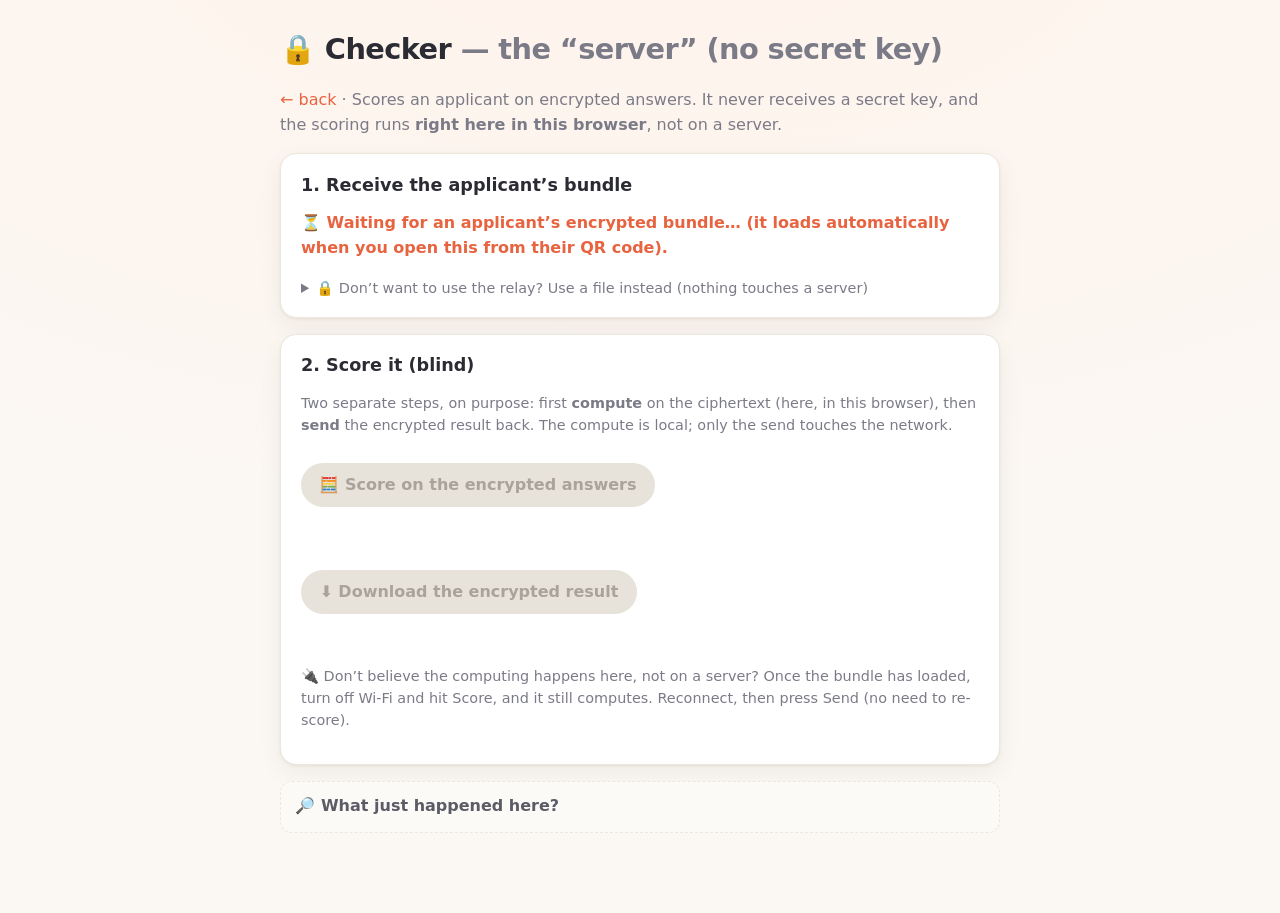
<file: web/checker.html>
<!doctype html>
<html lang="en">
<head>
  <meta charset="utf-8">
  <meta name="viewport" content="width=device-width, initial-scale=1">
  <title>Furever Home: Checker (no secret key)</title>
  <link rel="stylesheet" href="style.css">
</head>
<body>
  <h1>🔒 Checker <span class="sub">— the “server” (no secret key)</span></h1>
  <p class="sub"><a href="index.html">← back</a> · Scores an applicant on encrypted
     answers. It never receives a secret key, and the scoring runs <b>right here in
     this browser</b>, not on a server.</p>

  <div class="card">
    <h2>1. Receive the applicant’s bundle</h2>
    <p id="recvState" class="status">⏳ Waiting for an applicant’s encrypted bundle… (it loads automatically when you open this from their QR code).</p>
    <div id="bundleInfo"></div>
    <div id="recvPeek"></div>
    <details>
      <summary class="note">🔒 Don’t want to use the relay? Use a file instead (nothing touches a server)</summary>
      <p class="note">Ask the applicant for the bundle <i>file</i> and upload it here,
         then no relay or server in the loop at all.</p>
      <input type="file" id="bundleFile" accept="application/json,.json">
    </details>
  </div>

  <div class="card">
    <h2>2. Score it (blind)</h2>
    <p class="note">Two separate steps, on purpose: first <b>compute</b> on the
       ciphertext (here, in this browser), then <b>send</b> the encrypted result
       back. The compute is local; only the send touches the network.</p>
    <button id="score" disabled>🧮 Score on the encrypted answers</button>
    <p id="status" class="status"></p>
    <div id="resultInfo"></div>
    <button id="send" disabled>📤 Send the encrypted result back</button>
    <p id="deliver" class="status"></p>
    <p class="note">🔌 Don’t believe the computing happens here, not on a server?
       Once the bundle has loaded, turn off Wi-Fi and hit Score, and it still
       computes. Reconnect, then press Send (no need to re-score).</p>
  </div>

  <details class="proof" id="whatHappened">
    <summary>What just happened here?</summary>
    <div class="note">
      <p>1. This page received an <b>encrypted</b> bundle: ciphertext + public/eval
         keys, and <b>no secret key</b>. So it literally cannot read the answers.</p>
      <p>2. The scoring ran <b>in this browser, on this device</b> (WebAssembly),
         directly on the ciphertext. Nothing was sent anywhere to compute it.</p>
      <p>3. The result is <b>also encrypted</b>: only the applicant’s secret key,
         which never left their device, can open it.</p>
      <p>4. The relay (if used) was only a <b>pipe</b> moving the encrypted bundle
         and result between devices; it holds no key and ran no computation.</p>
    </div>
  </details>

  <script src="wasm/fhe.js"></script>
  <script src="app.js"></script>
  <script>
    const $ = id => document.getElementById(id);
    let bundle = null, weights = null, lastResult = null;
    const relayCode = new URLSearchParams(location.search).get("code");

    function showBundle() {
      const hasSk = "sk" in bundle;
      $("bundleInfo").innerHTML =
        `<div class="keylist mono">received:<br>` +
        ["cc", "pk", "mk", "rk", "answers"].map(k =>
          `&nbsp;${k} <span class="has">${k in bundle ? "✓" : "MISSING"}</span>`).join("<br>") +
        `<br>&nbsp;<span class="${hasSk ? "has" : "no"}">sk (secret key): ` +
        `${hasSk ? "PRESENT (!)" : "absent ✅, the checker cannot decrypt"}</span></div>`;
      // The bundle arrives from the relay (off-device, attacker-influencable), so
      // the peek MUST be escaped before it touches innerHTML — never raw.
      $("recvPeek").innerHTML = bundle.answers
        ? `<p class="note">the encrypted answers we received (a peek, pure gibberish):</p>` +
          `<div class="mono">…${Furever.esc(Furever.cipherPeek(bundle.answers))}…</div>`
        : "";
      $("score").disabled = !!hasSk || !(bundle.cc && bundle.mk && bundle.rk && bundle.answers);
    }
    async function loadBundle(file) {
      const s = $("recvState"); s.className = "status";
      try {
        bundle = await Furever.readJsonFile(file);
        s.className = "status ok"; s.textContent = "📥 Encrypted bundle loaded from file. The relay wasn’t used at all.";
        showBundle();
      } catch (e) { s.className = "status err"; s.textContent = "bad bundle: " + (e.message || e); }
    }
    async function fetchFromRelay(code) {
      const s = $("recvState"); s.className = "status"; s.textContent = "📡 Receiving the applicant’s encrypted bundle…";
      try {
        const r = await fetch(`/relay/bundle/${code}`);
        if (r.status !== 200) { s.className = "status err"; s.textContent = "Bundle not found (code expired or already used)."; return; }
        bundle = await r.json();
        s.className = "status ok"; s.textContent =
          "📥 Encrypted bundle received: ciphertext + public keys only, no secret key. " +
          "(The relay only passed it along; it can’t read it and ran no computation.)";
        showBundle();
      } catch (e) { s.className = "status err"; s.textContent = "error: " + (e.message || e); }
    }

    async function scoreIt() {
      const s = $("status"); s.className = "status"; $("score").disabled = true;
      try {
        if (!weights) { s.textContent = "loading the shelter’s rubric (plaintext)…"; weights = await Furever.loadWeights(); }
        s.textContent = "🧮 Computing on the ENCRYPTED answers right here in your browser (nothing is sent to a server to do this)…";
        // The computation is purely local (WASM) — it works even with no network.
        const t0 = performance.now();
        lastResult = await Furever.score(bundle.cc, bundle.mk, bundle.rk, bundle.answers, weights);
        const ms = Math.round(performance.now() - t0);
        const size = Furever.b64bytes(lastResult.scores) + Furever.b64bytes(lastResult.categories);
        s.textContent = "";
        $("resultInfo").innerHTML =
          `<p class="status ok">✅ Scored blind in this browser in ${ms} ms; the math ran entirely on this device (${Furever.humanBytes(size)}).</p>` +
          `<p class="note">the encrypted result (also gibberish, only the applicant’s key opens it):</p>` +
          `<div class="mono">…${Furever.esc(Furever.cipherPeek(lastResult.scores))}…</div>`;
        $("send").disabled = false;
        $("deliver").className = "note";
        $("deliver").textContent = relayCode
          ? "↑ computed locally. Now press “Send” to return the encrypted result to the applicant."
          : "↑ computed locally. Press “Download” to save the encrypted result and send it back.";
      } catch (e) { s.className = "status err"; s.textContent = "error: " + (e.message || e); }
      finally { $("score").disabled = false; }
    }

    // Delivery is a SEPARATE step from compute — the only part that needs the
    // network. After the offline challenge, reconnect and press this (no re-score).
    async function sendResult() {
      if (!lastResult) return;
      const d = $("deliver"); d.className = "status";
      if (relayCode) {
        d.textContent = "📤 sending the encrypted result back to the applicant…";
        try {
          await fetch(`/relay/result/${relayCode}`, { method: "POST", headers: { "Content-Type": "application/json" }, body: JSON.stringify(lastResult) });
          d.className = "status ok"; d.textContent = "📤 Encrypted result sent back to the applicant’s device.";
          $("send").disabled = true;
        } catch (_) {
          d.className = "status err"; d.textContent = "📤 Couldn’t reach the relay (offline?). Reconnect and press Send again, no need to re-score.";
        }
      } else {
        Furever.downloadJson("result-for-applicant.json", lastResult);
        d.className = "status ok"; d.textContent = "⬇️ Result file downloaded. Send it back to the applicant, who decrypts it on their device.";
      }
    }

    $("bundleFile").addEventListener("change", e => e.target.files[0] && loadBundle(e.target.files[0]));
    $("score").addEventListener("click", scoreIt);
    $("send").addEventListener("click", sendResult);
    $("send").textContent = relayCode ? "📤 Send the encrypted result back" : "⬇️ Download the encrypted result";
    // Prefetch the WASM engine AND the shelter's rubric now, so Score is fully
    // local later (and the "turn off Wi-Fi, then Score" challenge genuinely
    // works — otherwise fhe.wasm would only be fetched at Score time).
    Furever.fhe().catch(() => {});
    Furever.loadWeights().then(w => { weights = w; }).catch(() => {});
    if (relayCode) fetchFromRelay(relayCode);   // opened from a QR / link
  </script>
</body>
</html>
</file>
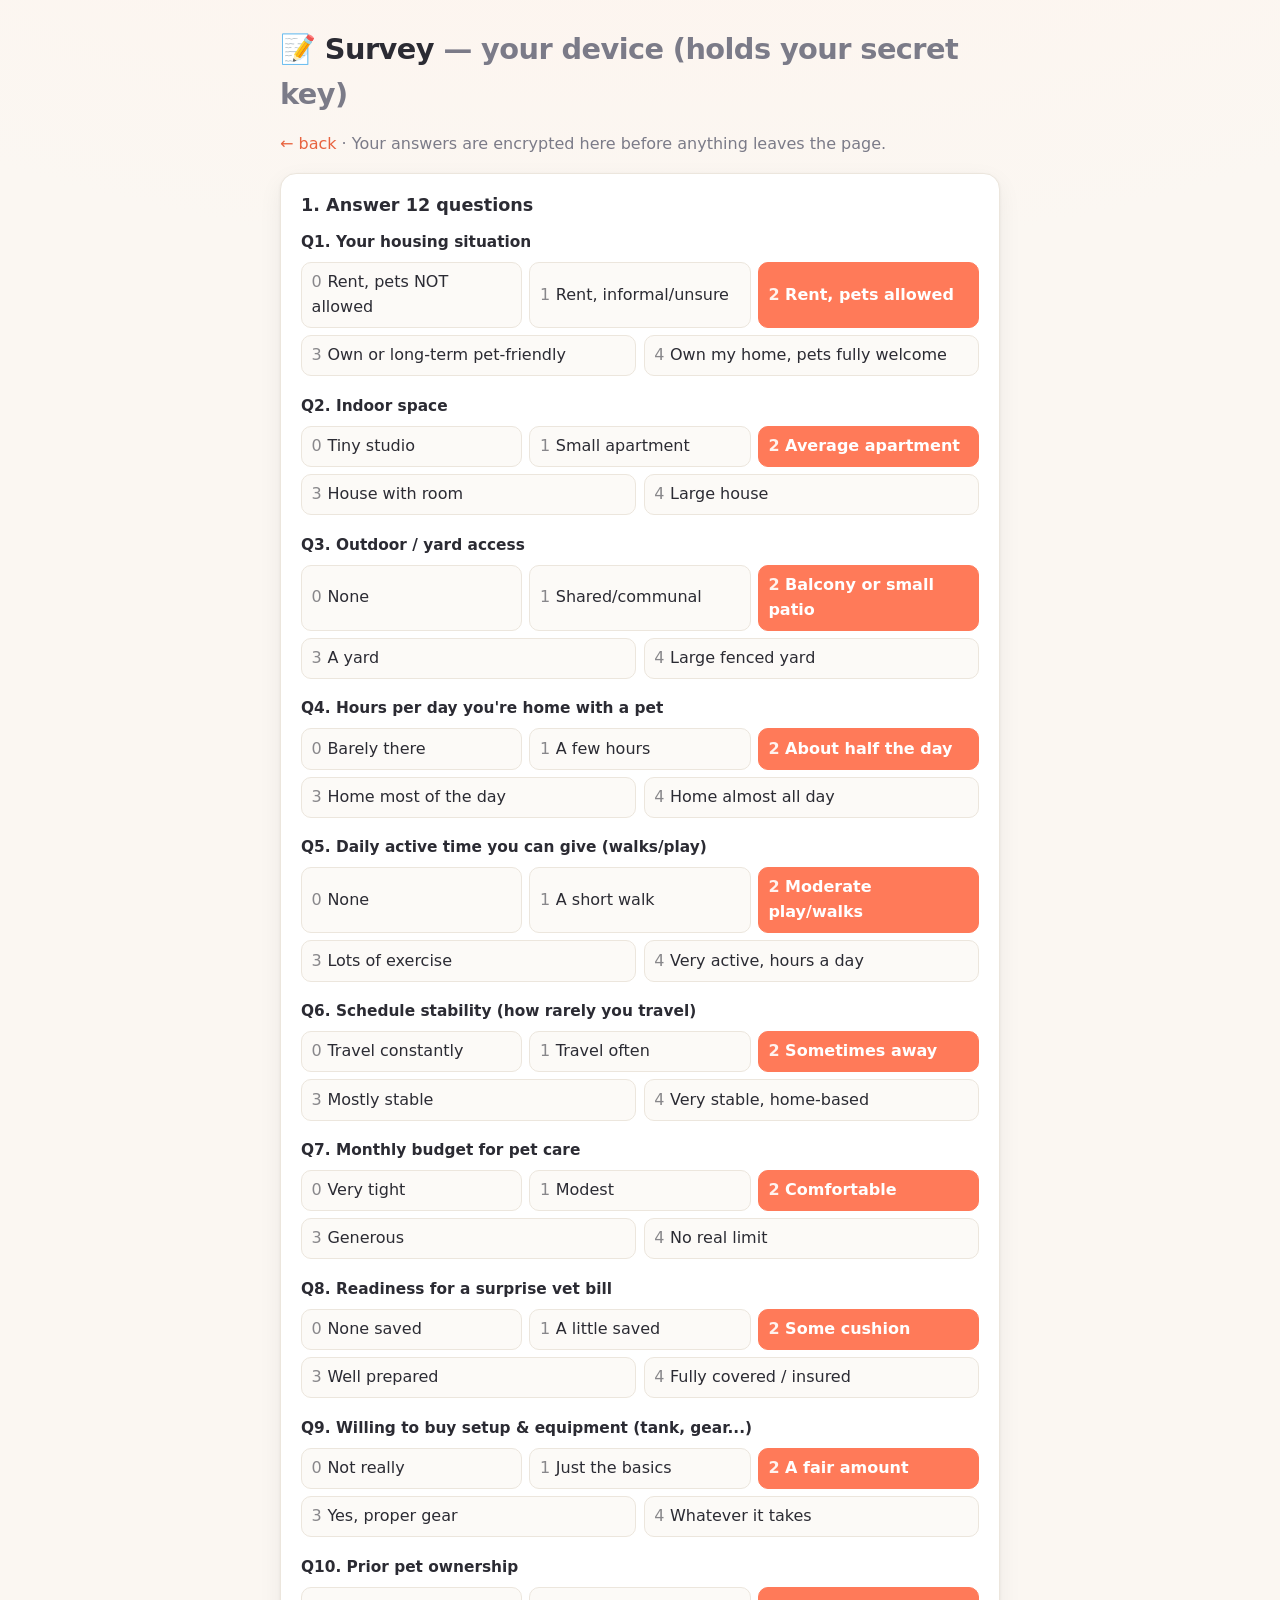
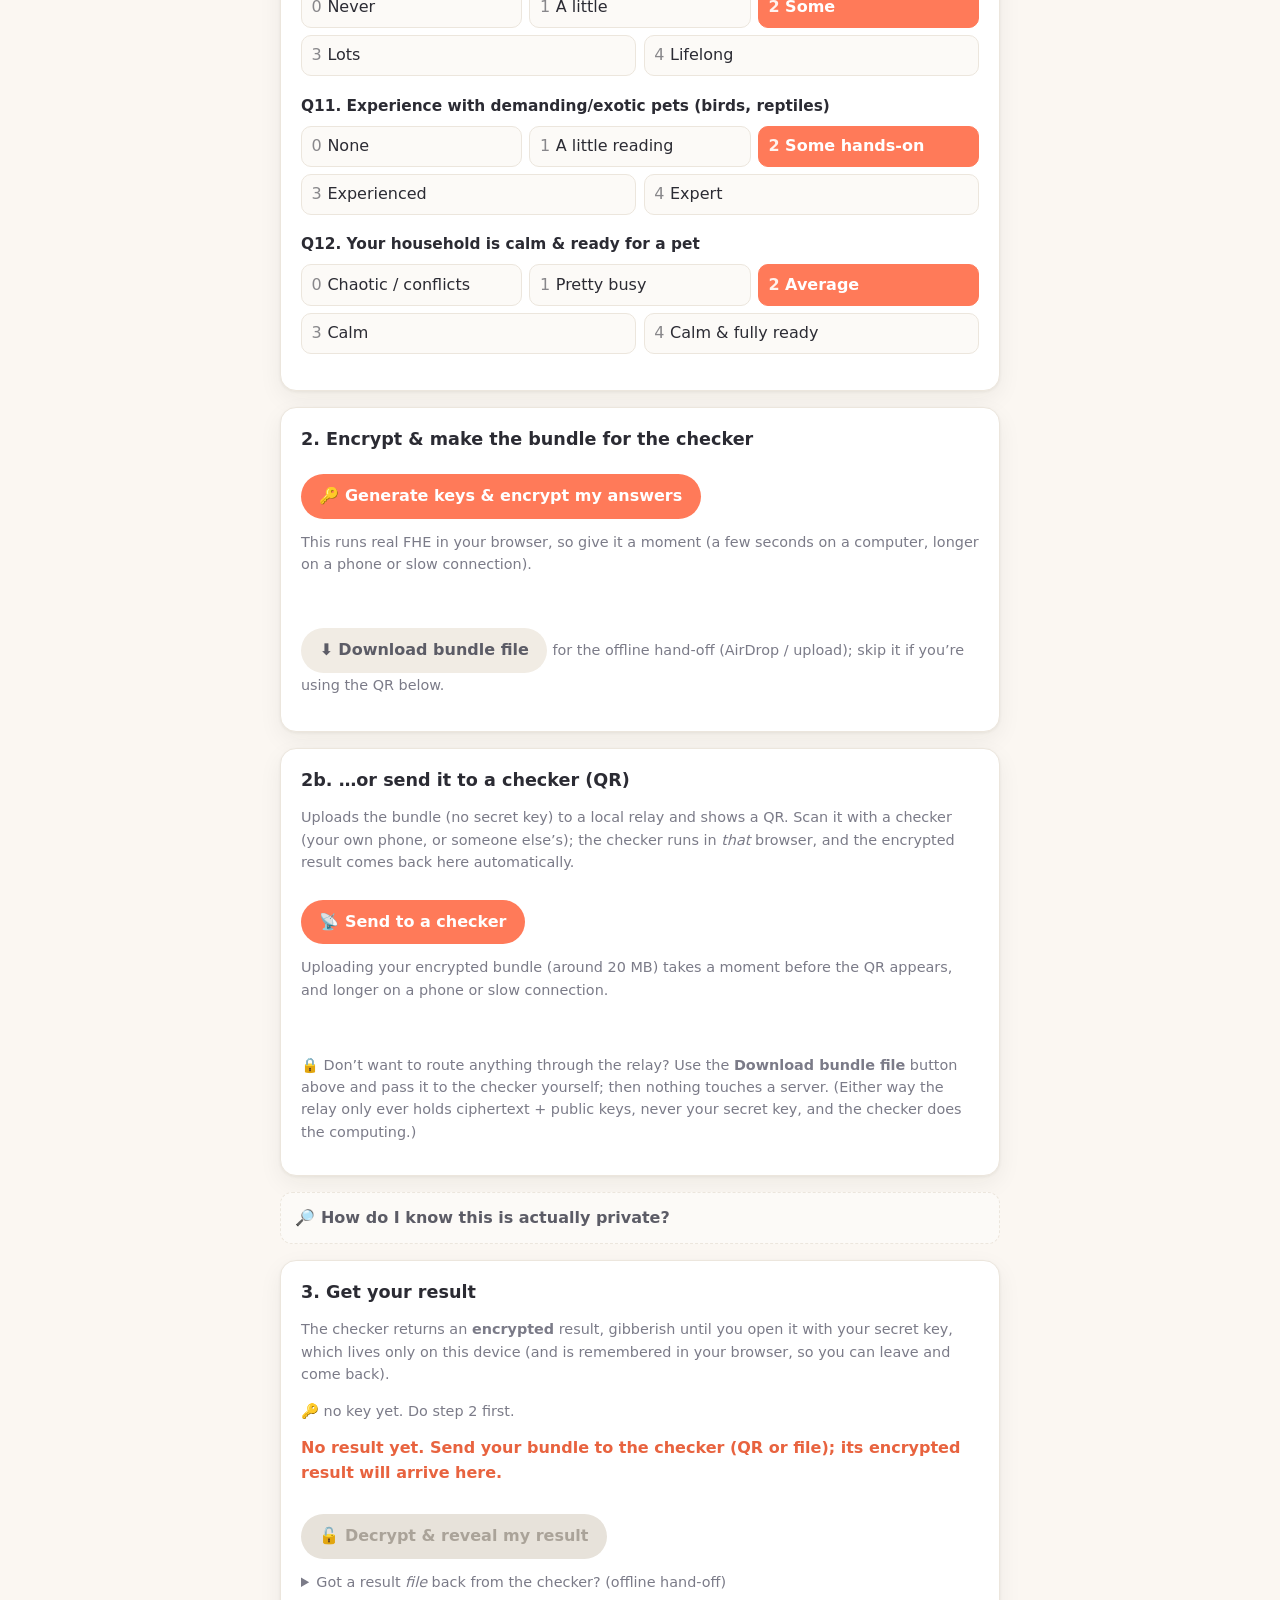
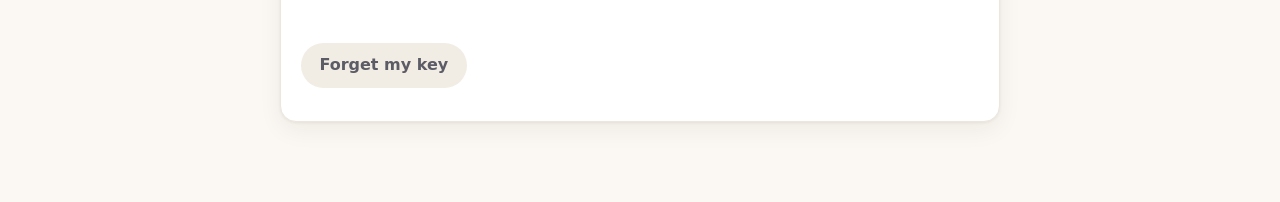
<file: web/survey.html>
<!doctype html>
<html lang="en">
<head>
  <meta charset="utf-8">
  <meta name="viewport" content="width=device-width, initial-scale=1">
  <title>Furever Home: Survey (your device)</title>
  <link rel="stylesheet" href="style.css">
</head>
<body>
  <h1>📝 Survey <span class="sub">— your device (holds your secret key)</span></h1>
  <p class="sub"><a href="index.html">← back</a> · Your answers are encrypted here
     before anything leaves the page.</p>

  <div class="card">
    <h2>1. Answer 12 questions</h2>
    <div id="questions"></div>
  </div>

  <div class="card">
    <h2>2. Encrypt &amp; make the bundle for the checker</h2>
    <button id="go">🔑 Generate keys &amp; encrypt my answers</button>
    <p class="note">This runs real FHE in your browser, so give it a moment
       (a few seconds on a computer, longer on a phone or slow connection).</p>
    <p id="encStatus" class="status"></p>
    <div id="bundleInfo"></div>
    <p><button id="downloadBundle" class="secondary" type="button" disabled>⬇️ Download bundle file</button>
       <span class="note">for the offline hand-off (AirDrop / upload); skip it if you’re using the QR below.</span></p>
  </div>

  <div class="card">
    <h2>2b. …or send it to a checker (QR)</h2>
    <p class="note">Uploads the bundle (no secret key) to a local relay and shows
       a QR. Scan it with a checker (your own phone, or someone else’s); the checker
       runs in <i>that</i> browser, and the encrypted result comes back here
       automatically.</p>
    <button id="sendFriend" type="button">📡 Send to a checker</button>
    <p class="note">Uploading your encrypted bundle (around 20 MB) takes a moment
       before the QR appears, and longer on a phone or slow connection.</p>
    <p id="relayStatus" class="status"></p>
    <div id="qr"></div>
    <p class="note">🔒 Don’t want to route anything through the relay? Use the
       <b>Download bundle file</b> button above and pass it to the checker
       yourself; then nothing touches a server. (Either way the relay only ever
       holds ciphertext + public keys, never your secret key, and the checker does
       the computing.)</p>
  </div>

  <details class="proof" id="proofPanel">
    <summary>How do I know this is actually private?</summary>
    <div id="proofBody" class="note">Run step 2 (encrypt) first, then expand this to see exactly what leaves your device.</div>
  </details>

  <div class="card">
    <h2>3. Get your result</h2>
    <p class="note">The checker returns an <b>encrypted</b> result, gibberish
       until you open it with your secret key, which lives only on this device
       (and is remembered in your browser, so you can leave and come back).</p>
    <p id="keyState" class="note"></p>
    <p id="resultState" class="status">No result yet. Send your bundle to the
       checker (QR or file); its encrypted result will arrive here.</p>
    <button id="reveal" type="button" disabled>🔓 Decrypt &amp; reveal my result</button>
    <details>
      <summary class="note">Got a result <i>file</i> back from the checker? (offline hand-off)</summary>
      <input type="file" id="resultFile" accept="application/json,.json">
    </details>
    <p id="decStatus" class="status"></p>
    <div id="scorecard"></div>
    <p><button id="forget" class="secondary" type="button">Forget my key</button></p>
  </div>

  <script src="wasm/fhe.js"></script>
  <script src="vendor/qrcode.js"></script>
  <script src="app.js"></script>
  <script>
    let keys = null;             // {cc,pk,sk,mk,rk} — sk stays in memory, never bundled
    let lastBundle = null;       // the most recent bundle (for the relay/QR path)
    let pendingResult = null;    // encrypted result waiting to be revealed
    let pollTimer = null;
    const $ = id => document.getElementById(id);

    function buildQuestions() {
      const host = $("questions");
      Furever.QUESTIONS.forEach(([prompt, labels], i) => {
        const wrap = document.createElement("div"); wrap.className = "q"; wrap.id = "q" + i;
        const lab = document.createElement("span"); lab.className = "qlabel"; lab.textContent = `Q${i + 1}. ${prompt}`;
        const opts = document.createElement("div"); opts.className = "opts";
        labels.forEach((t, v) => {
          const o = document.createElement("button");
          o.type = "button"; o.className = "opt" + (v === 2 ? " sel" : "");   // default = middle
          o.dataset.v = v; o.innerHTML = `<span class="n">${v}</span>${t}`;
          o.addEventListener("click", () => {
            opts.querySelectorAll(".opt").forEach(x => x.classList.remove("sel"));
            o.classList.add("sel");
          });
          opts.append(o);
        });
        wrap.append(lab, opts); host.append(wrap);
      });
    }
    const readAnswers = () => Furever.QUESTIONS.map((_, i) => +document.querySelector(`#q${i} .opt.sel`).dataset.v);

    async function go() {
      const s = $("encStatus"); s.className = "status"; $("go").disabled = true;
      try {
        s.textContent = "🔑 generating your keypair in your browser…";
        keys = await Furever.keygen(false);
        // Remember just cc + sk on THIS device so the decrypt panel still works
        // after you visit the checker and come back. (Never bundled, never sent.)
        try { localStorage.setItem("furever_cc", keys.cc); localStorage.setItem("furever_sk", keys.sk); } catch (_) {}
        refreshKeyState();
        s.textContent = "🔒 encrypting your answers…";
        const answers = readAnswers();
        const answersBlob = await Furever.encrypt(keys.cc, keys.pk, answers);
        const bundle = Furever.makeBundle(keys, answersBlob);   // NO sk
        lastBundle = bundle;
        const total = ["cc", "pk", "mk", "rk", "answers"].reduce((n, k) => n + Furever.b64bytes(bundle[k]), 0);
        $("bundleInfo").innerHTML =
          `<p class="status ok">✅ encrypted. Bundle ready (${Furever.humanBytes(total)}).</p>` +
          `<div class="keylist mono">bundle contents:<br>` +
          `&nbsp;cc, pk, mk, rk &nbsp;<span class="has">(public / evaluation keys, safe to share)</span><br>` +
          `&nbsp;answers &nbsp;<span class="has">(your encrypted answers, gibberish)</span><br>` +
          `&nbsp;<span class="no">sk (secret key): NOT included, it never leaves this page</span></div>` +
          `<p class="note">Now hand it to the checker: use “Send to a checker” (QR) below, or download the file for an offline hand-off.</p>`;
        $("downloadBundle").disabled = false;
        $("proofBody").innerHTML = proofHtml(bundle);
        $("reEnc").addEventListener("click", proveRandomized);
        s.textContent = "";
      } catch (e) {
        s.className = "status err"; s.textContent = "error: " + (e.message || e);
      } finally { $("go").disabled = false; }
    }

    function refreshKeyState() {
      const have = keys || localStorage.getItem("furever_sk");
      $("keyState").textContent = have ? "🔑 your key is remembered on this device." : "🔑 no key yet. Do step 2 first.";
    }

    async function decryptObj(res) {
      const s = $("decStatus"); s.className = "status";
      if (!keys) {                                  // recover key after navigating away
        const cc = localStorage.getItem("furever_cc"), sk = localStorage.getItem("furever_sk");
        if (cc && sk) keys = { cc, sk };
      }
      if (!keys) { s.className = "status err"; s.textContent = "Do step 2 (generate keys & encrypt) first. Your secret key has to exist on this device."; return; }
      try {
        s.textContent = "🔓 decrypting with your secret key…";
        const out = await Furever.decrypt(keys.cc, keys.sk, res.scores, res.categories);
        s.className = "status ok"; s.textContent = "decrypted on your device:";
        Furever.renderScorecard($("scorecard"), out.overall, out.categories);
      } catch (e) { s.className = "status err"; s.textContent = "error: " + (e.message || e); }
    }
    // An encrypted result arrived (from the relay poll or a file). Don't auto-
    // decrypt — let the user click "reveal", so the encrypted->decrypted moment
    // is visible.
    function markResultReady(res, source) {
      pendingResult = res;
      const r = $("resultState"); r.className = "status ok";
      r.textContent = `📥 Encrypted result received ${source}, still gibberish. Click “Decrypt & reveal” to open it with your key.`;
      $("reveal").disabled = false;
    }

    // sample from the middle of the blob — the start is OpenFHE's (identical)
    // serialization header; the ciphertext body lives deeper.
    const midSlice = (s, n = 88) => s.slice(Math.floor(s.length / 2), Math.floor(s.length / 2) + n);
    function proofHtml(bundle) {
      return `<p><b>What actually leaves your device</b>: your encrypted answers ` +
        `(${Furever.humanBytes(Furever.b64bytes(bundle.answers))} of ciphertext):</p>` +
        `<div class="mono">…${Furever.esc(midSlice(bundle.answers))}…</div>` +
        `<p>Your 12 answers aren’t in there in any readable form, and your ` +
        `<b>secret key is not in the bundle</b> (only public/eval keys are). The ` +
        `checker computes on this blind; the result only opens with your key, here.</p>` +
        `<button id="reEnc" class="secondary" type="button">↻ Re-encrypt the same answers</button>` +
        `<div id="reEncOut" class="note"></div>`;
    }
    async function proveRandomized() {
      const out = $("reEncOut"); out.textContent = "encrypting again…";
      const first = lastBundle.answers;
      const second = await Furever.encrypt(keys.cc, keys.pk, readAnswers());
      const diff = first !== second;                       // compare the FULL blobs
      out.innerHTML = `<div class="mono">first:  …${Furever.esc(midSlice(first, 44))}…\nsecond: …${Furever.esc(midSlice(second, 44))}…</div>` +
        `<p class="${diff ? "status ok" : "status err"}">${diff
          ? "✅ Same answers → different ciphertext. FHE encryption is randomized, so the checker can’t even tell two identical submissions apart."
          : "(unexpected) identical bytes"}</p>`;
    }
    function renderQR(url) {
      try {
        const qr = qrcode(0, "M"); qr.addData(url); qr.make();
        $("qr").innerHTML = qr.createImgTag(5, 10) + `<p class="note">${url}</p>`;
      } catch (_) { $("qr").innerHTML = `<p class="mono">${url}</p>`; }
    }
    async function sendToFriend() {
      const s = $("relayStatus"); s.className = "status";
      if (!lastBundle) { s.className = "status err"; s.textContent = "Do step 2 (encrypt) first."; return; }
      try {
        s.textContent = "📡 uploading the encrypted bundle to the relay…";
        const r = await fetch("/relay/bundle", { method: "POST", headers: { "Content-Type": "application/json" }, body: JSON.stringify(lastBundle) });
        const { code } = await r.json();
        const url = `${location.origin}/web/checker.html?code=${code}`;
        renderQR(url);
        s.className = "status ok"; s.textContent = `Scan on the checker (code ${code}). Waiting for its encrypted result…`;
        if (pollTimer) clearInterval(pollTimer);
        pollTimer = setInterval(async () => {
          const rr = await fetch(`/relay/result/${code}`);
          if (rr.status === 200) {
            clearInterval(pollTimer);
            s.className = "status ok"; s.textContent = "📥 The checker computed this blind and returned an encrypted result (the relay only shuttled ciphertext).";
            markResultReady(await rr.json(), "from the checker");
          }
        }, 2000);
      } catch (e) { s.className = "status err"; s.textContent = "error: " + (e.message || e); }
    }

    buildQuestions();
    refreshKeyState();
    $("go").addEventListener("click", go);
    $("downloadBundle").addEventListener("click", () => lastBundle && Furever.downloadJson("applicant-bundle.json", lastBundle));
    $("sendFriend").addEventListener("click", sendToFriend);
    $("resultFile").addEventListener("change", async e => { if (e.target.files[0]) markResultReady(await Furever.readJsonFile(e.target.files[0]), "(from file)"); });
    $("reveal").addEventListener("click", () => pendingResult && decryptObj(pendingResult));
    $("forget").addEventListener("click", () => {
      keys = null;
      localStorage.removeItem("furever_cc"); localStorage.removeItem("furever_sk");
      $("scorecard").innerHTML = ""; $("decStatus").textContent = ""; refreshKeyState();
    });
  </script>
</body>
</html>
</file>
<file: web/style.css>
:root {
  --bg: #fbf7f2; --panel: #ffffff; --ink: #2b2b33; --muted: #7b7b88;
  --line: #ece6dd; --brand: #ff7a59; --brand-d: #e8633f; --ok: #1f9d6b; --err: #d8553f;
  --shadow: 0 1px 3px rgba(40,30,20,.06), 0 8px 24px rgba(40,30,20,.06);
  color-scheme: light;
}
* { box-sizing: border-box; }
body { font-family: ui-rounded, "SF Pro Rounded", system-ui, -apple-system, Segoe UI, sans-serif;
  background: radial-gradient(1200px 600px at 50% -10%, #fff3ec, var(--bg)) no-repeat, var(--bg);
  color: var(--ink); line-height: 1.55; margin: 0; padding: 1.5rem 1.25rem 4rem;
  max-width: 760px; margin-inline: auto; }
h1 { font-size: 1.8rem; margin: .2rem 0; letter-spacing: -.02em; }
h2 { font-size: 1.1rem; margin: 0 0 .6rem; }
a { color: var(--brand-d); text-decoration: none; } a:hover { text-decoration: underline; }
.sub { color: var(--muted); }
.lead { color: #5c5c66; font-size: 1.02rem; }

.card { background: var(--panel); border: 1px solid var(--line); border-radius: 16px;
  padding: 1.1rem 1.25rem; margin: 1rem 0; box-shadow: var(--shadow); }
.role { display: flex; gap: 1rem; flex-wrap: wrap; }
.role .card { flex: 1 1 280px; }

button { font: inherit; font-weight: 600; background: var(--brand); color: #fff; border: 0;
  border-radius: 999px; padding: .62rem 1.15rem; cursor: pointer; transition: transform .06s, background .15s; }
button:hover:not(:disabled) { background: var(--brand-d); }
button:active:not(:disabled) { transform: translateY(1px); }
button:disabled { background: #e7e2da; color: #aaa399; cursor: default; }
button.secondary { background: #f1ece4; color: #5c5c66; }
button.secondary:hover:not(:disabled) { background: #e7e1d8; }

select, input[type=file] { font: inherit; background: #fcfaf7; color: var(--ink);
  border: 1px solid var(--line); border-radius: 10px; padding: .45rem .55rem; }
select { width: 100%; }
/* survey questions — selectable option chips (friendlier than dropdowns) */
.q { margin: .6rem 0 1.15rem; }
.q .qlabel { display: block; font-weight: 600; font-size: .96rem; margin-bottom: .45rem; }
.opts { display: flex; flex-wrap: wrap; gap: .45rem; }
.opt { font: inherit; text-align: left; background: #fcfaf7; color: var(--ink); border: 1px solid var(--line);
  border-radius: 10px; padding: .45rem .6rem; cursor: pointer; flex: 1 1 30%; min-width: 132px;
  transition: background .12s, border-color .12s; }
.opts .opt:hover:not(.sel) { border-color: #d9cfc2; background: #f3eee7; }
.opt.sel { background: var(--brand); color: #fff; border-color: var(--brand); font-weight: 600; }
.opt .n { opacity: .55; margin-right: .35rem; font-variant-numeric: tabular-nums; }
.opt.sel .n { opacity: .9; }

/* vertical rhythm so stacked controls/results never touch (fixes mobile spacing) */
.card > * + * { margin-top: .75rem; }

.status { color: var(--brand-d); min-height: 1.4rem; font-weight: 600; }
.status.ok { color: var(--ok); } .status.err { color: var(--err); }
.note { color: var(--muted); font-size: .9rem; }
.mono { font-family: ui-monospace, Menlo, monospace; background: #faf6f0; border: 1px solid var(--line);
  border-radius: 10px; padding: .55rem .7rem; white-space: pre-wrap; word-break: break-all; font-size: .82rem;
  margin-top: .4rem; }
.keylist .no { color: var(--ok); font-weight: 600; } .keylist .has { color: var(--muted); }

/* pet avatar: photo if present, else emoji */
.avatar { position: relative; display: inline-grid; place-items: center; width: 56px; height: 56px;
  border-radius: 50%; background: color-mix(in srgb, var(--accent) 18%, #fff); flex: none;
  box-shadow: inset 0 0 0 2px color-mix(in srgb, var(--accent) 45%, #fff); overflow: hidden; }
.avatar .emoji { font-size: 1.7rem; line-height: 1; }
.avatar img { position: absolute; inset: 0; width: 100%; height: 100%; object-fit: cover; }
.avatar.lg { width: 76px; height: 76px; } .avatar.lg .emoji { font-size: 2.3rem; }

/* result scorecard */
.hero { display: flex; align-items: center; gap: 1rem; padding: 1.1rem 1.2rem; border-radius: 16px;
  background: linear-gradient(120deg, color-mix(in srgb, var(--accent) 16%, #fff), #fff);
  border: 1px solid color-mix(in srgb, var(--accent) 35%, var(--line)); box-shadow: var(--shadow); margin: 1rem 0; }
.hero .avatar { width: 76px; height: 76px; } .hero .avatar .emoji { font-size: 2.3rem; }
.herotag { font-size: .8rem; font-weight: 700; letter-spacing: .04em; text-transform: uppercase;
  color: color-mix(in srgb, var(--accent) 65%, #555); }
.heroname { font-size: 1.45rem; font-weight: 700; letter-spacing: -.01em; }
.heroverdict { color: #5c5c66; }
.cards { display: grid; gap: .7rem; }
.petcard { border: 1px solid var(--line); border-radius: 14px; padding: .8rem .95rem; background: var(--panel);
  border-left: 5px solid var(--accent); }
.petcard.top { background: color-mix(in srgb, var(--accent) 7%, #fff); }
.petcardhead { display: flex; align-items: center; gap: .7rem; margin-bottom: .55rem; }
.petcardhead .avatar { width: 44px; height: 44px; } .petcardhead .avatar .emoji { font-size: 1.4rem; }
.petname { flex: 1; line-height: 1.2; } .petname b { font-size: 1.05rem; } .star { color: #f0a500; }
.bigscore { font-size: 1.5rem; font-weight: 800; color: var(--accent); }
.bigscore span { font-size: .8rem; font-weight: 600; color: var(--muted); }
.catrow { display: grid; grid-template-columns: 5.2rem 1fr 2.2rem; align-items: center; gap: .5rem; margin: .22rem 0; }
.catlbl { color: var(--muted); font-size: .85rem; }
.track { height: 9px; border-radius: 999px; background: #efe9e1; overflow: hidden; }
.fill { display: block; height: 100%; border-radius: 999px; background: var(--accent);
  transition: width .6s cubic-bezier(.2,.8,.2,1); }
.catval { text-align: right; font-variant-numeric: tabular-nums; font-size: .85rem; color: #555; }

/* opt-in proof disclosure */
details.proof { margin: 1rem 0; border: 1px dashed var(--line); border-radius: 12px; background: #fcfaf7; padding: .2rem .9rem; }
details.proof > summary { cursor: pointer; font-weight: 600; color: #5c5c66; padding: .6rem 0; list-style: none; }
details.proof > summary::-webkit-details-marker { display: none; }
details.proof > summary::before { content: "🔎 "; }
details.proof[open] > summary { color: var(--ink); }
details > summary { cursor: pointer; }

/* pet preview row on the landing page */
.petrow { display: flex; gap: .9rem; flex-wrap: wrap; margin: .4rem 0 1rem; }
.petrow .pp { display: flex; flex-direction: column; align-items: center; width: 76px; text-align: center; gap: .3rem; }
.petrow .pp .nm { font-size: .82rem; font-weight: 600; } .petrow .pp .sb { font-size: .72rem; color: var(--muted); }

@media (max-width: 560px) {
  body { padding: 1rem .9rem 3rem; }
  .hero { flex-direction: column; text-align: center; }
  .catrow { grid-template-columns: 4.6rem 1fr 2rem; }
  .opt { flex: 1 1 100%; }            /* full-width, easy-to-tap option rows on phones */
  button { width: 100%; }             /* full-width buttons stack cleanly */
}
</file>
